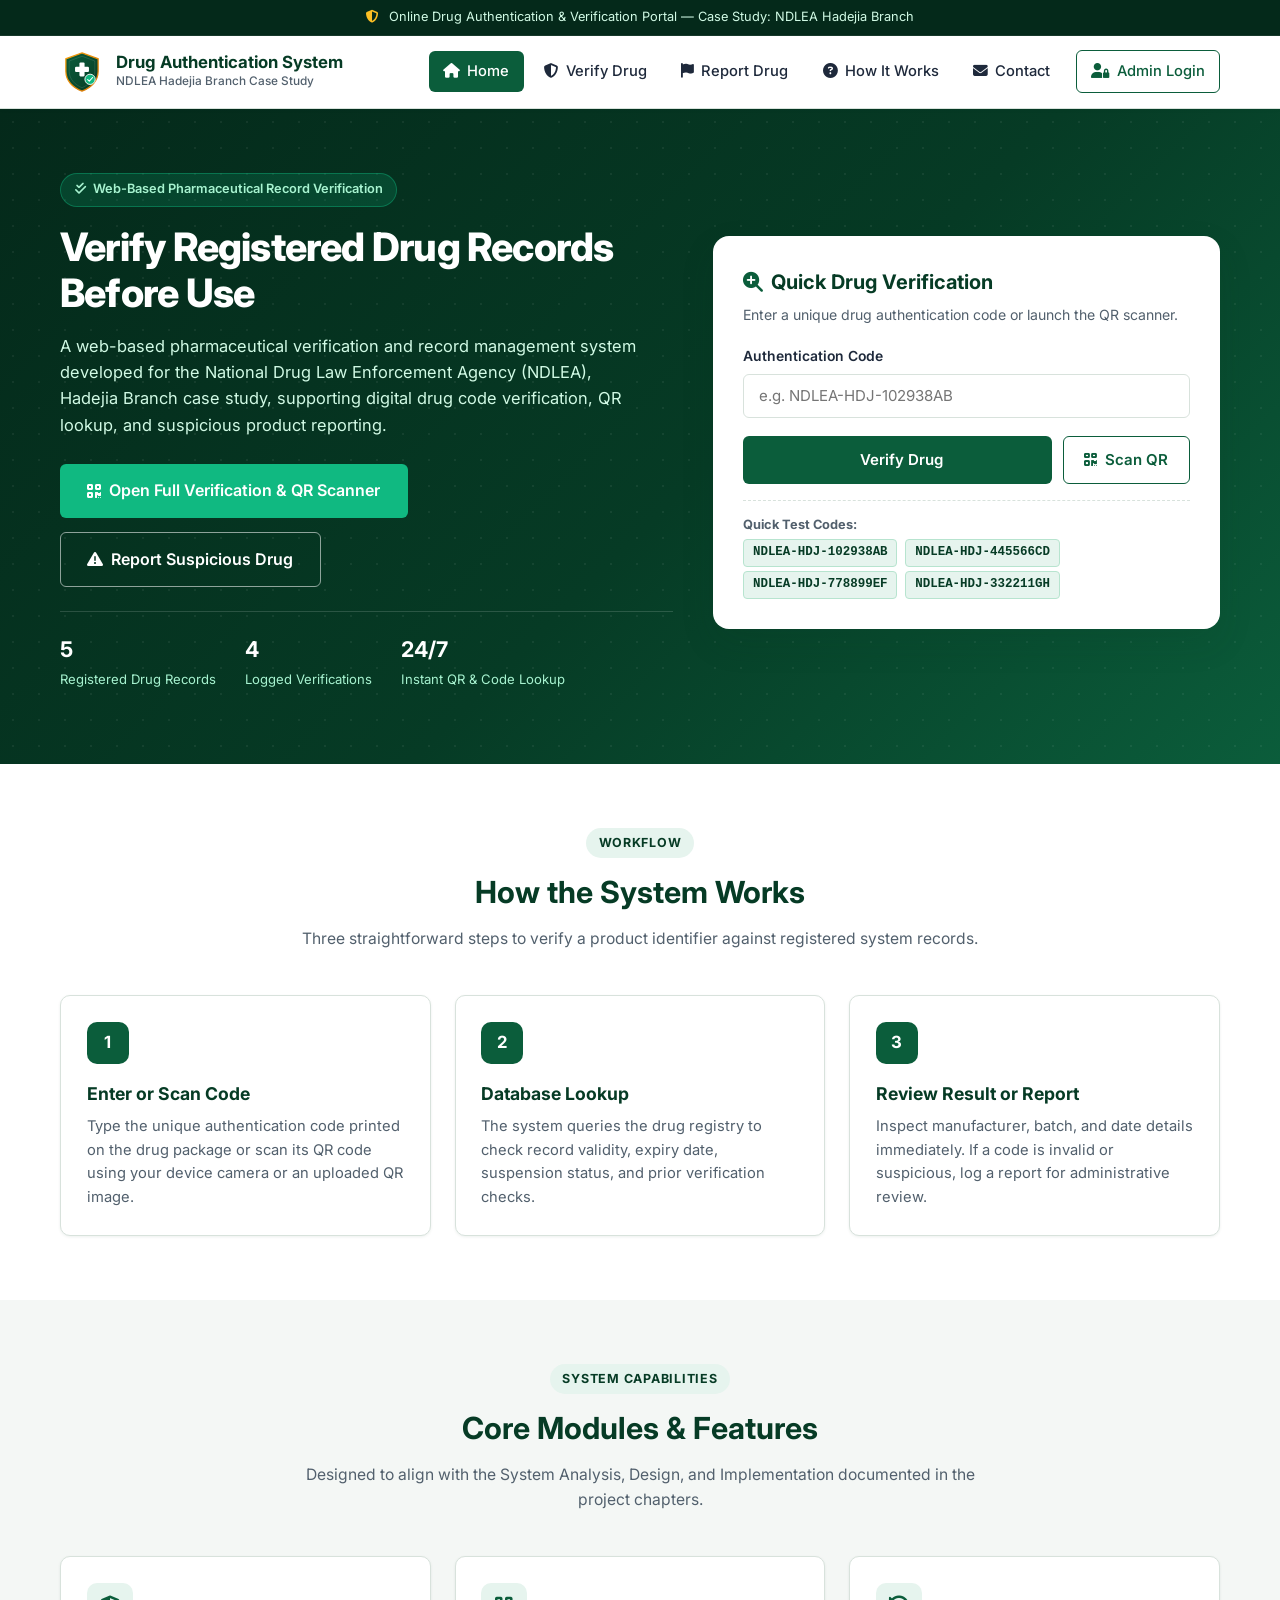
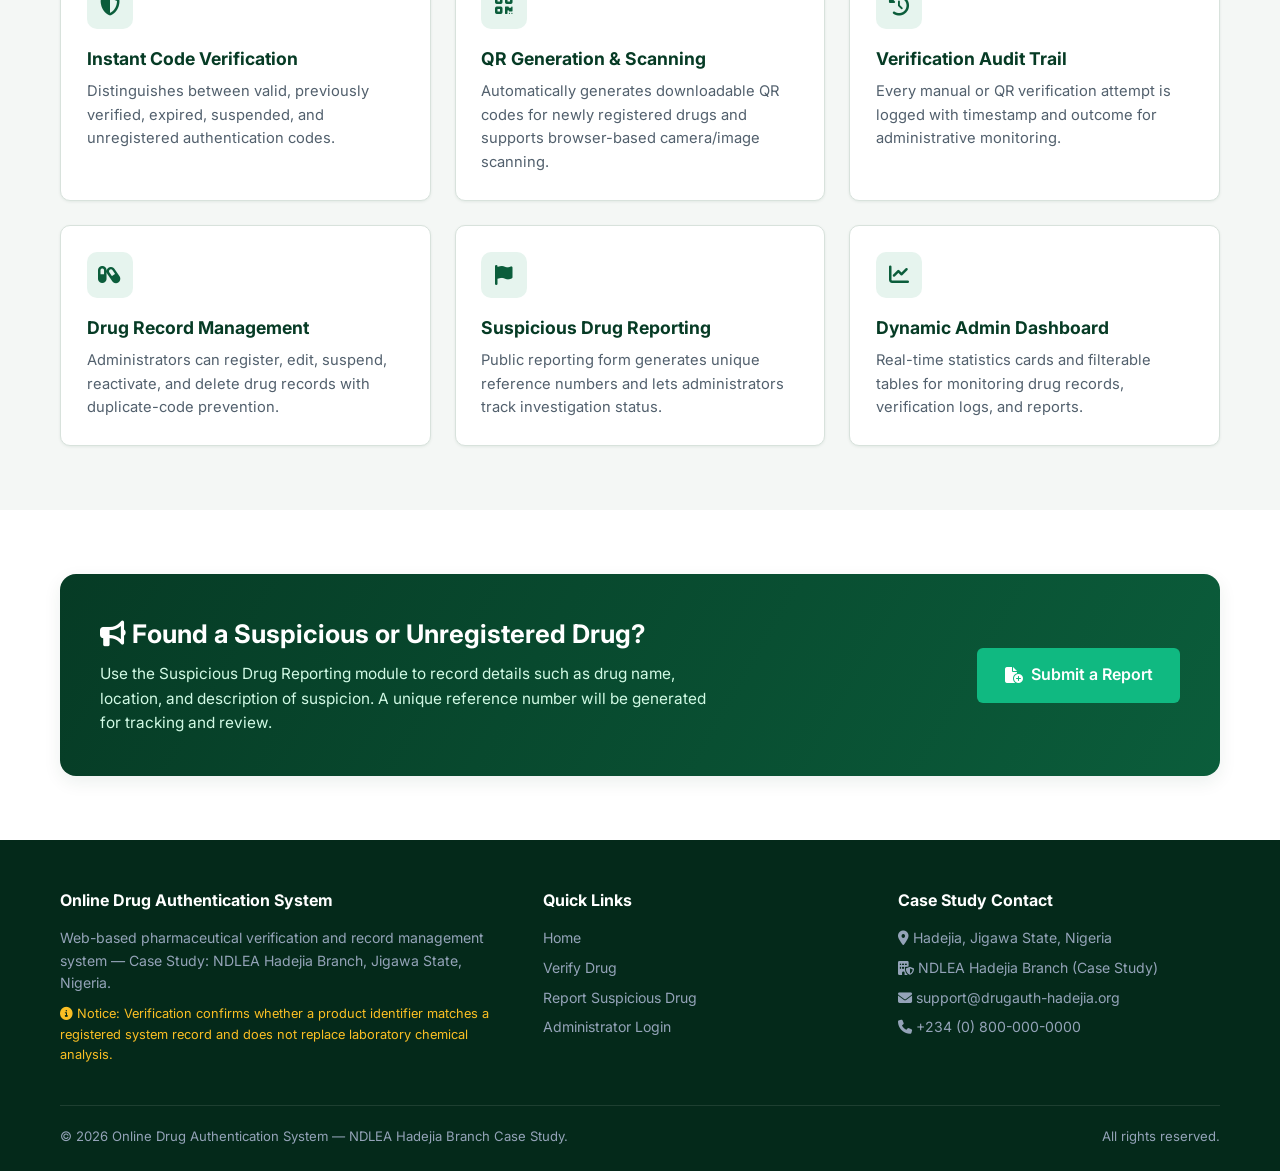
<file: index.html>
﻿<!DOCTYPE html>
<html lang="en">
<head>
  <meta charset="UTF-8">
  <meta name="viewport" content="width=device-width, initial-scale=1.0">
  <title>Online Drug Authentication System | NDLEA Hadejia Branch</title>
  <link rel="icon" type="image/svg+xml" href="emblem.svg">
  <link rel="preconnect" href="https://fonts.googleapis.com">
  <link rel="preconnect" href="https://fonts.gstatic.com" crossorigin>
  <link href="https://fonts.googleapis.com/css2?family=Inter:wght@400;500;600;700;800&display=swap" rel="stylesheet">
  <link rel="stylesheet" href="https://cdnjs.cloudflare.com/ajax/libs/font-awesome/6.5.1/css/all.min.css">
  <link rel="stylesheet" href="style.css">
</head>
<body>
  <!-- Top System Bar -->
  <div class="top-notice">
    <i class="fa-solid fa-shield-halved"></i>
    Online Drug Authentication &amp; Verification Portal &mdash; Case Study: NDLEA Hadejia Branch
  </div>

  <!-- Navigation -->
  <header class="navbar">
    <div class="container nav-inner">
      <a href="index.html" class="brand">
        <img src="emblem.svg" alt="System Emblem">
        <div class="brand-text">
          <span class="brand-title">Drug Authentication System</span>
          <span class="brand-subtitle">NDLEA Hadejia Branch Case Study</span>
        </div>
      </a>

      <button type="button" class="nav-toggle" id="nav-toggle" aria-label="Toggle Navigation">
        <i class="fa-solid fa-bars"></i>
      </button>

      <ul class="nav-links" id="nav-links">
        <li><a href="index.html" class="active"><i class="fa-solid fa-house"></i> Home</a></li>
        <li><a href="verify.html"><i class="fa-solid fa-shield-halved"></i> Verify Drug</a></li>
        <li><a href="report.html"><i class="fa-solid fa-flag"></i> Report Drug</a></li>
        <li><a href="#how-it-works"><i class="fa-solid fa-circle-question"></i> How It Works</a></li>
        <li><a href="#contact"><i class="fa-solid fa-envelope"></i> Contact</a></li>
        <li><a href="login.html" class="nav-admin-btn"><i class="fa-solid fa-user-lock"></i> Admin Login</a></li>
      </ul>
    </div>
  </header>

  <!-- Hero Section -->
  <section class="hero">
    <div class="container hero-grid">
      <div>
        <div class="hero-badge">
          <i class="fa-solid fa-check-double"></i>
          <span>Web-Based Pharmaceutical Record Verification</span>
        </div>
        <h1>Verify Registered Drug Records Before Use</h1>
        <p>
          A web-based pharmaceutical verification and record management system developed for the National Drug Law Enforcement Agency (NDLEA), Hadejia Branch case study, supporting digital drug code verification, QR lookup, and suspicious product reporting.
        </p>
        <div class="hero-actions">
          <a href="verify.html" class="btn btn-accent btn-lg">
            <i class="fa-solid fa-qrcode"></i> Open Full Verification &amp; QR Scanner
          </a>
          <a href="report.html" class="btn btn-outline-white btn-lg">
            <i class="fa-solid fa-triangle-exclamation"></i> Report Suspicious Drug
          </a>
        </div>
        <div class="hero-stats">
          <div class="hero-stat">
            <strong id="hero-stat-drugs">5</strong>
            <span>Registered Drug Records</span>
          </div>
          <div class="hero-stat">
            <strong id="hero-stat-verifications">4</strong>
            <span>Logged Verifications</span>
          </div>
          <div class="hero-stat">
            <strong>24/7</strong>
            <span>Instant QR &amp; Code Lookup</span>
          </div>
        </div>
      </div>

      <!-- Quick Drug Authentication Card -->
      <div class="hero-verify-card">
        <h2><i class="fa-solid fa-magnifying-glass-plus" style="color: var(--primary);"></i> Quick Drug Verification</h2>
        <p class="sub">Enter a unique drug authentication code or launch the QR scanner.</p>

        <form id="hero-verify-form">
          <div class="form-group">
            <label for="hero-auth-code">Authentication Code</label>
            <input
              type="text"
              id="hero-auth-code"
              class="form-control"
              placeholder="e.g. NDLEA-HDJ-102938AB"
              autocomplete="off"
              required
            >
          </div>
          <div style="display: flex; gap: 0.65rem; flex-wrap: wrap;">
            <button type="submit" class="btn btn-primary" style="flex: 1;">
              <i class="fa-solid fa-shield-check"></i> Verify Drug
            </button>
            <a href="verify.html#qr-scanner" class="btn btn-outline">
              <i class="fa-solid fa-qrcode"></i> Scan QR
            </a>
          </div>
        </form>

        <div class="sample-codes-hint">
          <strong>Quick Test Codes:</strong><br>
          <span class="code-chip" data-sample-code="NDLEA-HDJ-102938AB">NDLEA-HDJ-102938AB</span>
          <span class="code-chip" data-sample-code="NDLEA-HDJ-445566CD">NDLEA-HDJ-445566CD</span>
          <span class="code-chip" data-sample-code="NDLEA-HDJ-778899EF">NDLEA-HDJ-778899EF</span>
          <span class="code-chip" data-sample-code="NDLEA-HDJ-332211GH">NDLEA-HDJ-332211GH</span>
        </div>
      </div>
    </div>
  </section>

  <!-- How It Works Section -->
  <section class="section section-white" id="how-it-works">
    <div class="container">
      <div class="section-header">
        <span class="section-tag">Workflow</span>
        <h2>How the System Works</h2>
        <p>Three straightforward steps to verify a product identifier against registered system records.</p>
      </div>

      <div class="grid-3">
        <div class="card step-card">
          <div class="step-number">1</div>
          <h3>Enter or Scan Code</h3>
          <p>Type the unique authentication code printed on the drug package or scan its QR code using your device camera or an uploaded QR image.</p>
        </div>
        <div class="card step-card">
          <div class="step-number">2</div>
          <h3>Database Lookup</h3>
          <p>The system queries the drug registry to check record validity, expiry date, suspension status, and prior verification checks.</p>
        </div>
        <div class="card step-card">
          <div class="step-number">3</div>
          <h3>Review Result or Report</h3>
          <p>Inspect manufacturer, batch, and date details immediately. If a code is invalid or suspicious, log a report for administrative review.</p>
        </div>
      </div>
    </div>
  </section>

  <!-- Features Section -->
  <section class="section" id="features">
    <div class="container">
      <div class="section-header">
        <span class="section-tag">System Capabilities</span>
        <h2>Core Modules &amp; Features</h2>
        <p>Designed to align with the System Analysis, Design, and Implementation documented in the project chapters.</p>
      </div>

      <div class="grid-3">
        <div class="card feature-card">
          <div class="feature-icon"><i class="fa-solid fa-shield-halved"></i></div>
          <h3>Instant Code Verification</h3>
          <p>Distinguishes between valid, previously verified, expired, suspended, and unregistered authentication codes.</p>
        </div>
        <div class="card feature-card">
          <div class="feature-icon"><i class="fa-solid fa-qrcode"></i></div>
          <h3>QR Generation &amp; Scanning</h3>
          <p>Automatically generates downloadable QR codes for newly registered drugs and supports browser-based camera/image scanning.</p>
        </div>
        <div class="card feature-card">
          <div class="feature-icon"><i class="fa-solid fa-clock-rotate-left"></i></div>
          <h3>Verification Audit Trail</h3>
          <p>Every manual or QR verification attempt is logged with timestamp and outcome for administrative monitoring.</p>
        </div>
        <div class="card feature-card">
          <div class="feature-icon"><i class="fa-solid fa-capsules"></i></div>
          <h3>Drug Record Management</h3>
          <p>Administrators can register, edit, suspend, reactivate, and delete drug records with duplicate-code prevention.</p>
        </div>
        <div class="card feature-card">
          <div class="feature-icon"><i class="fa-solid fa-flag"></i></div>
          <h3>Suspicious Drug Reporting</h3>
          <p>Public reporting form generates unique reference numbers and lets administrators track investigation status.</p>
        </div>
        <div class="card feature-card">
          <div class="feature-icon"><i class="fa-solid fa-chart-line"></i></div>
          <h3>Dynamic Admin Dashboard</h3>
          <p>Real-time statistics cards and filterable tables for monitoring drug records, verification logs, and reports.</p>
        </div>
      </div>
    </div>
  </section>

  <!-- Suspicious Drug Reporting Section -->
  <section class="section section-white" id="report-section">
    <div class="container">
      <div class="report-banner">
        <div>
          <h2><i class="fa-solid fa-bullhorn"></i> Found a Suspicious or Unregistered Drug?</h2>
          <p>
            Use the Suspicious Drug Reporting module to record details such as drug name, location, and description of suspicion. A unique reference number will be generated for tracking and review.
          </p>
        </div>
        <a href="report.html" class="btn btn-accent btn-lg" style="white-space: nowrap;">
          <i class="fa-solid fa-file-circle-plus"></i> Submit a Report
        </a>
      </div>
    </div>
  </section>

  <!-- Contact & Footer -->
  <footer class="footer" id="contact">
    <div class="container">
      <div class="footer-grid">
        <div>
          <h4>Online Drug Authentication System</h4>
          <p>
            Web-based pharmaceutical verification and record management system &mdash; Case Study: NDLEA Hadejia Branch, Jigawa State, Nigeria.
          </p>
          <p style="font-size: 0.8rem; color: #fbbf24; margin-top: 0.6rem;">
            <i class="fa-solid fa-circle-info"></i> Notice: Verification confirms whether a product identifier matches a registered system record and does not replace laboratory chemical analysis.
          </p>
        </div>

        <div>
          <h4>Quick Links</h4>
          <ul>
            <li><a href="index.html">Home</a></li>
            <li><a href="verify.html">Verify Drug</a></li>
            <li><a href="report.html">Report Suspicious Drug</a></li>
            <li><a href="login.html">Administrator Login</a></li>
          </ul>
        </div>

        <div>
          <h4>Case Study Contact</h4>
          <ul>
            <li><i class="fa-solid fa-location-dot"></i> Hadejia, Jigawa State, Nigeria</li>
            <li><i class="fa-solid fa-building-shield"></i> NDLEA Hadejia Branch (Case Study)</li>
            <li><i class="fa-solid fa-envelope"></i> support@drugauth-hadejia.org</li>
            <li><i class="fa-solid fa-phone"></i> +234 (0) 800-000-0000</li>
          </ul>
        </div>
      </div>

      <div class="footer-bottom">
        <span>&copy; 2026 Online Drug Authentication System &mdash; NDLEA Hadejia Branch Case Study.</span>
        <span>All rights reserved.</span>
      </div>
    </div>
  </footer>

  <script src="storage.js"></script>
  <script src="main.js"></script>
</body>
</html>
</file>
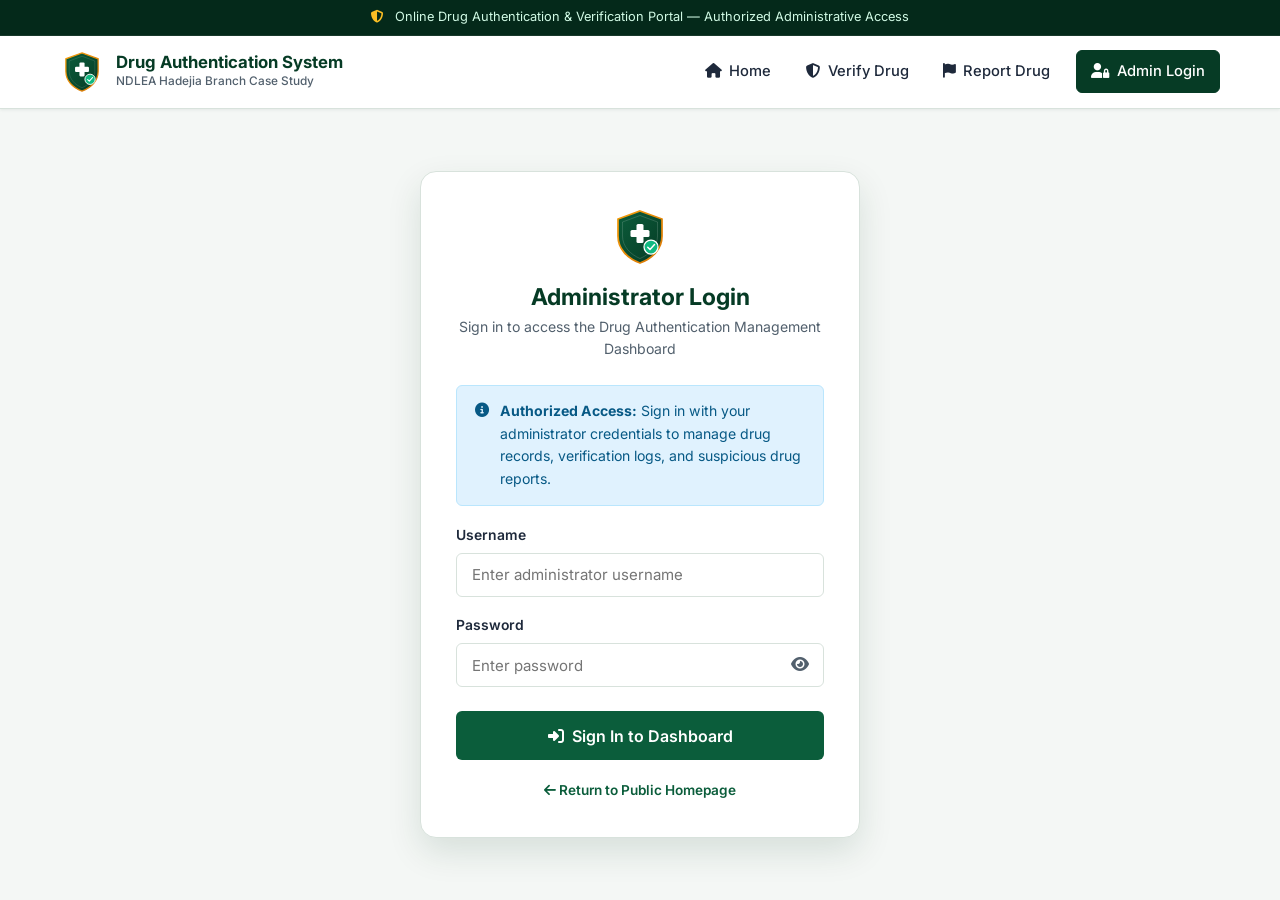
<file: login.html>
﻿<!DOCTYPE html>
<html lang="en">
<head>
  <meta charset="UTF-8">
  <meta name="viewport" content="width=device-width, initial-scale=1.0">
  <title>Administrator Login | Online Drug Authentication System</title>
  <link rel="icon" type="image/svg+xml" href="emblem.svg">
  <link rel="preconnect" href="https://fonts.googleapis.com">
  <link rel="preconnect" href="https://fonts.gstatic.com" crossorigin>
  <link href="https://fonts.googleapis.com/css2?family=Inter:wght@400;500;600;700;800&display=swap" rel="stylesheet">
  <link rel="stylesheet" href="https://cdnjs.cloudflare.com/ajax/libs/font-awesome/6.5.1/css/all.min.css">
  <link rel="stylesheet" href="style.css">
</head>
<body>
  <div class="top-notice">
    <i class="fa-solid fa-shield-halved"></i>
    Online Drug Authentication &amp; Verification Portal &mdash; Authorized Administrative Access
  </div>

  <header class="navbar">
    <div class="container nav-inner">
      <a href="index.html" class="brand">
        <img src="emblem.svg" alt="System Emblem">
        <div class="brand-text">
          <span class="brand-title">Drug Authentication System</span>
          <span class="brand-subtitle">NDLEA Hadejia Branch Case Study</span>
        </div>
      </a>

      <button type="button" class="nav-toggle" id="nav-toggle" aria-label="Toggle Navigation">
        <i class="fa-solid fa-bars"></i>
      </button>

      <ul class="nav-links" id="nav-links">
        <li><a href="index.html"><i class="fa-solid fa-house"></i> Home</a></li>
        <li><a href="verify.html"><i class="fa-solid fa-shield-halved"></i> Verify Drug</a></li>
        <li><a href="report.html"><i class="fa-solid fa-flag"></i> Report Drug</a></li>
        <li><a href="login.html" class="nav-admin-btn active"><i class="fa-solid fa-user-lock"></i> Admin Login</a></li>
      </ul>
    </div>
  </header>

  <main class="login-wrapper">
    <div class="login-card">
      <div class="login-header">
        <img src="emblem.svg" alt="System Emblem">
        <h1>Administrator Login</h1>
        <p>Sign in to access the Drug Authentication Management Dashboard</p>
      </div>

      <div class="alert alert-info">
        <i class="fa-solid fa-circle-info"></i>
        <div>
          <strong>Authorized Access:</strong> Sign in with your administrator credentials to manage drug records, verification logs, and suspicious drug reports.
        </div>
      </div>

      <div id="login-error" class="alert alert-danger" style="display: none;">
        <i class="fa-solid fa-circle-exclamation"></i>
        <span>Invalid credentials.</span>
      </div>

      <form id="admin-login-form">
        <div class="form-group">
          <label for="login-username">Username</label>
          <input
            type="text"
            id="login-username"
            class="form-control"
            placeholder="Enter administrator username"
            autocomplete="username"
            required
          >
        </div>

        <div class="form-group">
          <label for="login-password">Password</label>
          <div class="input-with-icon">
            <input
              type="password"
              id="login-password"
              class="form-control"
              placeholder="Enter password"
              autocomplete="current-password"
              required
            >
            <button
              type="button"
              class="input-icon-btn"
              id="toggle-password-btn"
              aria-label="Show password"
            >
              <i class="fa-solid fa-eye"></i>
            </button>
          </div>
        </div>

        <button type="submit" class="btn btn-primary btn-lg" style="width: 100%; margin-top: 0.4rem;">
          <i class="fa-solid fa-right-to-bracket"></i> Sign In to Dashboard
        </button>
      </form>

      <div style="text-align: center; margin-top: 1.25rem; font-size: 0.85rem; color: var(--text-muted);">
        <a href="index.html" style="color: var(--primary); font-weight: 600;">
          <i class="fa-solid fa-arrow-left"></i> Return to Public Homepage
        </a>
      </div>
    </div>
  </main>

  <script src="storage.js"></script>
  <script src="main.js"></script>
  <script src="auth.js"></script>
</body>
</html>
</file>
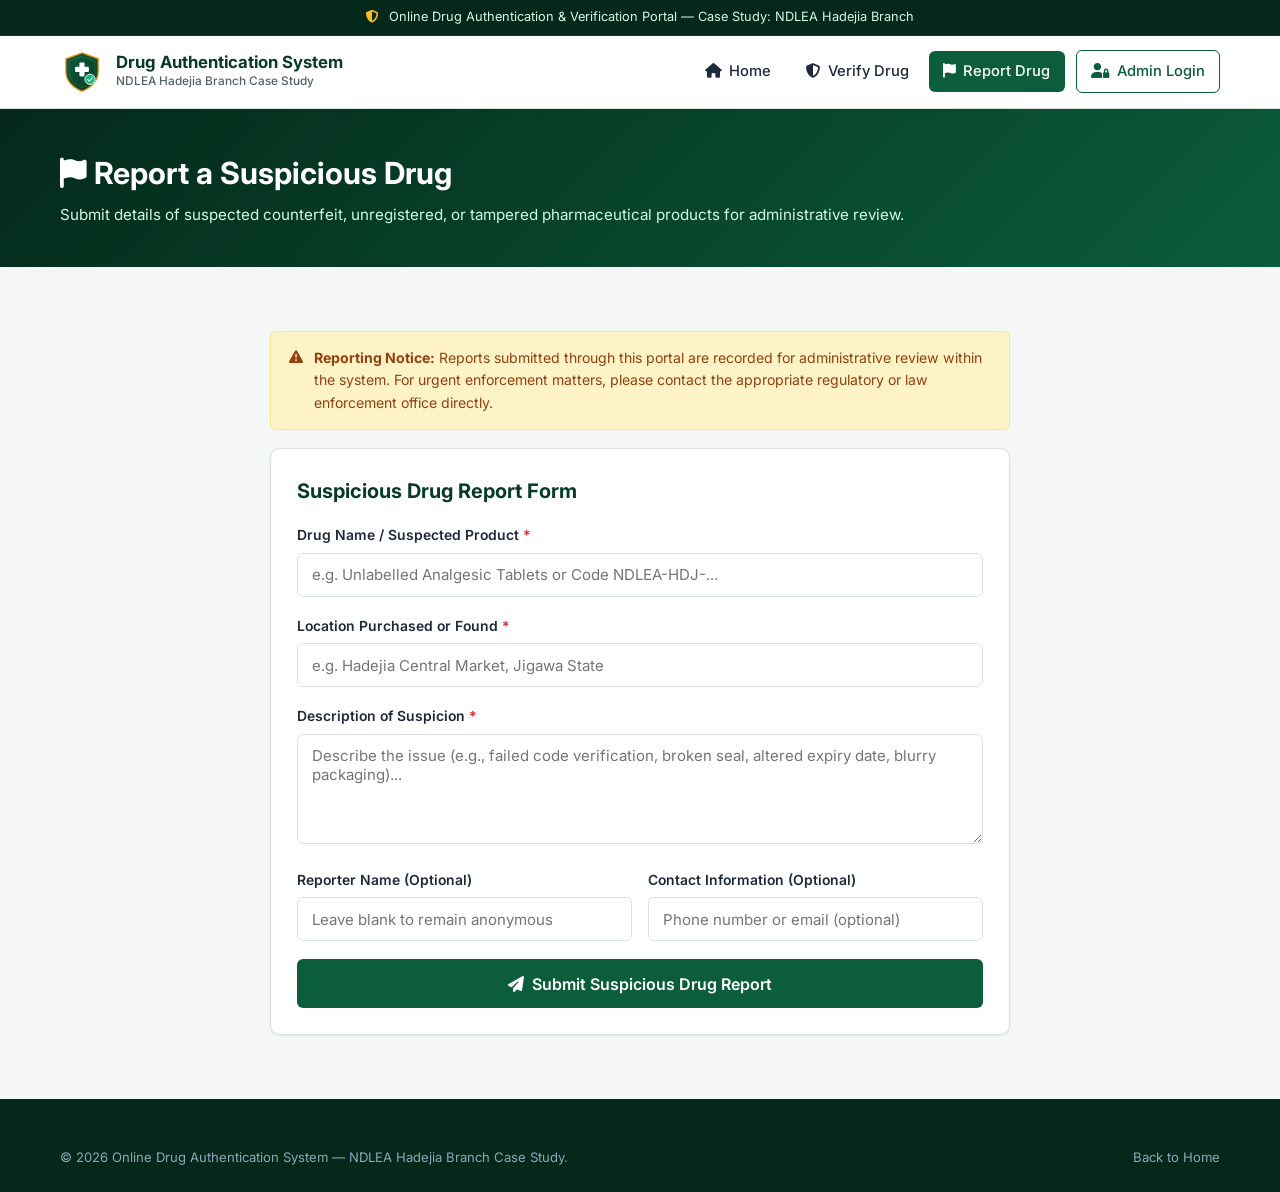
<file: report.html>
﻿<!DOCTYPE html>
<html lang="en">
<head>
  <meta charset="UTF-8">
  <meta name="viewport" content="width=device-width, initial-scale=1.0">
  <title>Report Suspicious Drug | Online Drug Authentication System</title>
  <link rel="icon" type="image/svg+xml" href="emblem.svg">
  <link rel="preconnect" href="https://fonts.googleapis.com">
  <link rel="preconnect" href="https://fonts.gstatic.com" crossorigin>
  <link href="https://fonts.googleapis.com/css2?family=Inter:wght@400;500;600;700;800&display=swap" rel="stylesheet">
  <link rel="stylesheet" href="https://cdnjs.cloudflare.com/ajax/libs/font-awesome/6.5.1/css/all.min.css">
  <link rel="stylesheet" href="style.css">
</head>
<body>
  <div class="top-notice">
    <i class="fa-solid fa-shield-halved"></i>
    Online Drug Authentication &amp; Verification Portal &mdash; Case Study: NDLEA Hadejia Branch
  </div>

  <header class="navbar">
    <div class="container nav-inner">
      <a href="index.html" class="brand">
        <img src="emblem.svg" alt="System Emblem">
        <div class="brand-text">
          <span class="brand-title">Drug Authentication System</span>
          <span class="brand-subtitle">NDLEA Hadejia Branch Case Study</span>
        </div>
      </a>

      <button type="button" class="nav-toggle" id="nav-toggle" aria-label="Toggle Navigation">
        <i class="fa-solid fa-bars"></i>
      </button>

      <ul class="nav-links" id="nav-links">
        <li><a href="index.html"><i class="fa-solid fa-house"></i> Home</a></li>
        <li><a href="verify.html"><i class="fa-solid fa-shield-halved"></i> Verify Drug</a></li>
        <li><a href="report.html" class="active"><i class="fa-solid fa-flag"></i> Report Drug</a></li>
        <li><a href="login.html" class="nav-admin-btn"><i class="fa-solid fa-user-lock"></i> Admin Login</a></li>
      </ul>
    </div>
  </header>

  <section class="page-header">
    <div class="container">
      <h1><i class="fa-solid fa-flag"></i> Report a Suspicious Drug</h1>
      <p>Submit details of suspected counterfeit, unregistered, or tampered pharmaceutical products for administrative review.</p>
    </div>
  </section>

  <main class="section" style="flex: 1;">
    <div class="container" style="max-width: 780px;">
      <div class="alert alert-warning">
        <i class="fa-solid fa-triangle-exclamation"></i>
        <div>
          <strong>Reporting Notice:</strong> Reports submitted through this portal are recorded for administrative review within the system. For urgent enforcement matters, please contact the appropriate regulatory or law enforcement office directly.
        </div>
      </div>

      <div id="report-success-box" class="alert alert-success" style="display: none;">
        <i class="fa-solid fa-circle-check"></i>
        <div>
          <strong>Suspicious Drug Report Recorded!</strong><br>
          Your generated reference number is <strong id="generated-report-ref" style="font-family: monospace;"></strong>. An administrator can review and update its status in the dashboard.
        </div>
      </div>

      <div class="card">
        <h2 style="font-size: 1.25rem; color: var(--primary-dark); margin-bottom: 1.1rem;">
          Suspicious Drug Report Form
        </h2>

        <form id="public-report-form">
          <div class="form-group">
            <label for="report-drug-name">Drug Name / Suspected Product <span style="color: var(--danger);">*</span></label>
            <input
              type="text"
              id="report-drug-name"
              class="form-control"
              placeholder="e.g. Unlabelled Analgesic Tablets or Code NDLEA-HDJ-..."
              required
            >
          </div>

          <div class="form-group">
            <label for="report-location">Location Purchased or Found <span style="color: var(--danger);">*</span></label>
            <input
              type="text"
              id="report-location"
              class="form-control"
              placeholder="e.g. Hadejia Central Market, Jigawa State"
              required
            >
          </div>

          <div class="form-group">
            <label for="report-description">Description of Suspicion <span style="color: var(--danger);">*</span></label>
            <textarea
              id="report-description"
              class="form-control"
              placeholder="Describe the issue (e.g., failed code verification, broken seal, altered expiry date, blurry packaging)..."
              required
            ></textarea>
          </div>

          <div class="form-row">
            <div class="form-group">
              <label for="report-reporter-name">Reporter Name (Optional)</label>
              <input
                type="text"
                id="report-reporter-name"
                class="form-control"
                placeholder="Leave blank to remain anonymous"
              >
            </div>
            <div class="form-group">
              <label for="report-contact">Contact Information (Optional)</label>
              <input
                type="text"
                id="report-contact"
                class="form-control"
                placeholder="Phone number or email (optional)"
              >
            </div>
          </div>

          <button type="submit" class="btn btn-primary btn-lg" style="width: 100%;">
            <i class="fa-solid fa-paper-plane"></i> Submit Suspicious Drug Report
          </button>
        </form>
      </div>
    </div>
  </main>

  <footer class="footer">
    <div class="container">
      <div class="footer-bottom" style="padding-top: 0;">
        <span>&copy; 2026 Online Drug Authentication System &mdash; NDLEA Hadejia Branch Case Study.</span>
        <span><a href="index.html">Back to Home</a></span>
      </div>
    </div>
  </footer>

  <script src="storage.js"></script>
  <script src="main.js"></script>
  <script src="reports.js"></script>
</body>
</html>
</file>
<file: style.css>
/* ==========================================================================
   Online Drug Authentication System - NDLEA Hadejia Branch (Academic Prototype)
   Main Stylesheet (Public Pages & Shared Components)
   ========================================================================== */

:root {
  --primary: #0b5d3b;
  --primary-dark: #063b25;
  --primary-darker: #04291a;
  --primary-light: #e6f4ee;
  --accent: #10b981;
  --accent-hover: #059669;
  --gold: #d97706;
  --gold-light: #fef3c7;

  --bg-body: #f4f7f5;
  --bg-white: #ffffff;
  --bg-muted: #eef3f0;

  --text-main: #1e293b;
  --text-muted: #52606d;
  --text-light: #94a3b8;

  --border: #d8e2dc;
  --border-light: #e9efec;

  --success: #059669;
  --success-bg: #d1fae5;
  --warning: #d97706;
  --warning-bg: #fef3c7;
  --danger: #dc2626;
  --danger-bg: #fee2e2;
  --info: #0284c7;
  --info-bg: #e0f2fe;

  --shadow-sm: 0 1px 3px rgba(6, 59, 37, 0.08);
  --shadow-md: 0 6px 18px rgba(6, 59, 37, 0.08);
  --shadow-lg: 0 14px 34px rgba(6, 59, 37, 0.12);

  --radius-sm: 6px;
  --radius-md: 10px;
  --radius-lg: 16px;
  --transition: all 0.22s ease;
}

*,
*::before,
*::after {
  box-sizing: border-box;
  margin: 0;
  padding: 0;
}

html {
  scroll-behavior: smooth;
}

body {
  font-family: "Inter", -apple-system, BlinkMacSystemFont, "Segoe UI", Roboto, sans-serif;
  background-color: var(--bg-body);
  color: var(--text-main);
  line-height: 1.6;
  min-height: 100vh;
  display: flex;
  flex-direction: column;
}

a {
  color: inherit;
  text-decoration: none;
}

img {
  max-width: 100%;
  display: block;
}

.container {
  width: 100%;
  max-width: 1200px;
  margin: 0 auto;
  padding: 0 1.25rem;
}

/* ==========================================================================
   Top Prototype Notice Bar
   ========================================================================== */
.top-notice {
  background: var(--primary-darker);
  color: #d1fae5;
  font-size: 0.8rem;
  padding: 0.45rem 1rem;
  text-align: center;
  border-bottom: 1px solid rgba(255, 255, 255, 0.08);
}

.top-notice i {
  color: #fbbf24;
  margin-right: 0.4rem;
}

/* ==========================================================================
   Navigation Bar
   ========================================================================== */
.navbar {
  background: var(--bg-white);
  border-bottom: 1px solid var(--border);
  position: sticky;
  top: 0;
  z-index: 1000;
  box-shadow: var(--shadow-sm);
}

.nav-inner {
  display: flex;
  align-items: center;
  justify-content: space-between;
  height: 72px;
  gap: 1rem;
}

.brand {
  display: flex;
  align-items: center;
  gap: 0.75rem;
}

.brand img {
  width: 44px;
  height: 44px;
  flex-shrink: 0;
}

.brand-text {
  display: flex;
  flex-direction: column;
}

.brand-title {
  font-size: 1.05rem;
  font-weight: 700;
  color: var(--primary-dark);
  line-height: 1.2;
}

.brand-subtitle {
  font-size: 0.74rem;
  color: var(--text-muted);
  font-weight: 500;
}

.nav-links {
  display: flex;
  align-items: center;
  gap: 0.35rem;
  list-style: none;
}

.nav-links a {
  padding: 0.55rem 0.9rem;
  border-radius: var(--radius-sm);
  font-size: 0.92rem;
  font-weight: 500;
  color: var(--text-main);
  transition: var(--transition);
  display: inline-flex;
  align-items: center;
  gap: 0.45rem;
}

.nav-links a:hover {
  background: var(--primary-light);
  color: var(--primary-dark);
}

.nav-links a.active {
  background: var(--primary);
  color: #ffffff;
}

.nav-links a.nav-admin-btn {
  border: 1px solid var(--primary);
  color: var(--primary);
  margin-left: 0.35rem;
}

.nav-links a.nav-admin-btn:hover,
.nav-links a.nav-admin-btn.active {
  background: var(--primary-dark);
  color: #ffffff;
  border-color: var(--primary-dark);
}

.nav-toggle {
  display: none;
  background: none;
  border: 1px solid var(--border);
  border-radius: var(--radius-sm);
  padding: 0.5rem 0.7rem;
  font-size: 1.15rem;
  color: var(--primary-dark);
  cursor: pointer;
}

/* ==========================================================================
   Buttons
   ========================================================================== */
.btn {
  display: inline-flex;
  align-items: center;
  justify-content: center;
  gap: 0.5rem;
  padding: 0.7rem 1.3rem;
  border-radius: var(--radius-sm);
  font-size: 0.94rem;
  font-weight: 600;
  border: 1px solid transparent;
  cursor: pointer;
  transition: var(--transition);
  font-family: inherit;
}

.btn:disabled {
  opacity: 0.6;
  cursor: not-allowed;
}

.btn-primary {
  background: var(--primary);
  color: #ffffff;
}

.btn-primary:hover:not(:disabled) {
  background: var(--primary-dark);
  transform: translateY(-1px);
  box-shadow: var(--shadow-sm);
}

.btn-accent {
  background: var(--accent);
  color: #ffffff;
}

.btn-accent:hover:not(:disabled) {
  background: var(--accent-hover);
}

.btn-outline {
  background: transparent;
  border-color: var(--primary);
  color: var(--primary);
}

.btn-outline:hover:not(:disabled) {
  background: var(--primary-light);
}

.btn-outline-white {
  background: transparent;
  border-color: rgba(255, 255, 255, 0.55);
  color: #ffffff;
}

.btn-outline-white:hover:not(:disabled) {
  background: rgba(255, 255, 255, 0.12);
  border-color: #ffffff;
}

.btn-danger {
  background: var(--danger);
  color: #ffffff;
}

.btn-danger:hover:not(:disabled) {
  background: #b91c1c;
}

.btn-warning {
  background: var(--warning);
  color: #ffffff;
}

.btn-warning:hover:not(:disabled) {
  background: #b45309;
}

.btn-secondary {
  background: var(--bg-muted);
  color: var(--text-main);
  border-color: var(--border);
}

.btn-secondary:hover:not(:disabled) {
  background: #e2ebe6;
}

.btn-sm {
  padding: 0.42rem 0.8rem;
  font-size: 0.82rem;
}

.btn-lg {
  padding: 0.85rem 1.65rem;
  font-size: 1rem;
}

/* ==========================================================================
   Hero Section
   ========================================================================== */
.hero {
  background: linear-gradient(135deg, var(--primary-darker) 0%, var(--primary-dark) 55%, var(--primary) 100%);
  color: #ffffff;
  padding: 4rem 0 4.5rem;
  position: relative;
  overflow: hidden;
}

.hero::after {
  content: "";
  position: absolute;
  inset: 0;
  background-image: radial-gradient(rgba(255, 255, 255, 0.06) 1px, transparent 1px);
  background-size: 26px 26px;
  pointer-events: none;
}

.hero-grid {
  position: relative;
  z-index: 1;
  display: grid;
  grid-template-columns: 1.15fr 0.95fr;
  gap: 2.5rem;
  align-items: center;
}

.hero-badge {
  display: inline-flex;
  align-items: center;
  gap: 0.45rem;
  background: rgba(16, 185, 129, 0.18);
  border: 1px solid rgba(16, 185, 129, 0.4);
  color: #a7f3d0;
  padding: 0.35rem 0.85rem;
  border-radius: 999px;
  font-size: 0.8rem;
  font-weight: 600;
  margin-bottom: 1.1rem;
}

.hero h1 {
  font-size: 2.45rem;
  line-height: 1.18;
  font-weight: 800;
  margin-bottom: 1rem;
  letter-spacing: -0.02em;
}

.hero p {
  font-size: 1.03rem;
  color: #d1fae5;
  margin-bottom: 1.6rem;
  max-width: 580px;
}

.hero-actions {
  display: flex;
  flex-wrap: wrap;
  gap: 0.85rem;
  margin-bottom: 1.5rem;
}

.hero-stats {
  display: flex;
  flex-wrap: wrap;
  gap: 1.8rem;
  padding-top: 1.25rem;
  border-top: 1px solid rgba(255, 255, 255, 0.15);
}

.hero-stat strong {
  display: block;
  font-size: 1.35rem;
  color: #ffffff;
}

.hero-stat span {
  font-size: 0.82rem;
  color: #a7f3d0;
}

/* Quick Verify Card in Hero */
.hero-verify-card {
  background: var(--bg-white);
  color: var(--text-main);
  border-radius: var(--radius-lg);
  padding: 1.8rem;
  box-shadow: var(--shadow-lg);
  border: 1px solid rgba(255, 255, 255, 0.2);
}

.hero-verify-card h2 {
  font-size: 1.25rem;
  color: var(--primary-dark);
  margin-bottom: 0.35rem;
  display: flex;
  align-items: center;
  gap: 0.5rem;
}

.hero-verify-card .sub {
  font-size: 0.88rem;
  color: var(--text-muted);
  margin-bottom: 1.2rem;
}

.sample-codes-hint {
  margin-top: 1rem;
  padding-top: 0.9rem;
  border-top: 1px dashed var(--border);
  font-size: 0.8rem;
  color: var(--text-muted);
}

.code-chip {
  display: inline-block;
  background: var(--primary-light);
  color: var(--primary-dark);
  padding: 0.2rem 0.55rem;
  border-radius: 4px;
  font-family: ui-monospace, SFMono-Regular, Menlo, monospace;
  font-size: 0.78rem;
  font-weight: 600;
  margin: 0.2rem 0.25rem 0 0;
  cursor: pointer;
  border: 1px solid #b7e4cf;
  transition: var(--transition);
}

.code-chip:hover {
  background: var(--primary);
  color: #ffffff;
}

/* ==========================================================================
   Sections & Cards
   ========================================================================== */
.section {
  padding: 4rem 0;
}

.section-white {
  background: var(--bg-white);
}

.section-header {
  text-align: center;
  max-width: 680px;
  margin: 0 auto 2.75rem;
}

.section-tag {
  display: inline-block;
  background: var(--primary-light);
  color: var(--primary-dark);
  font-size: 0.78rem;
  font-weight: 700;
  text-transform: uppercase;
  letter-spacing: 0.06em;
  padding: 0.3rem 0.8rem;
  border-radius: 999px;
  margin-bottom: 0.65rem;
}

.section-header h2 {
  font-size: 1.9rem;
  color: var(--primary-dark);
  margin-bottom: 0.6rem;
}

.section-header p {
  color: var(--text-muted);
  font-size: 0.98rem;
}

.grid-3 {
  display: grid;
  grid-template-columns: repeat(3, 1fr);
  gap: 1.5rem;
}

.grid-2 {
  display: grid;
  grid-template-columns: repeat(2, 1fr);
  gap: 1.5rem;
}

.card {
  background: var(--bg-white);
  border: 1px solid var(--border);
  border-radius: var(--radius-md);
  padding: 1.6rem;
  box-shadow: var(--shadow-sm);
  transition: var(--transition);
}

.card:hover {
  box-shadow: var(--shadow-md);
}

.step-card {
  position: relative;
  text-align: left;
}

.step-number {
  width: 42px;
  height: 42px;
  border-radius: 10px;
  background: var(--primary);
  color: #ffffff;
  display: inline-flex;
  align-items: center;
  justify-content: center;
  font-weight: 700;
  font-size: 1.05rem;
  margin-bottom: 1rem;
}

.step-card h3,
.feature-card h3 {
  font-size: 1.1rem;
  color: var(--primary-dark);
  margin-bottom: 0.45rem;
}

.step-card p,
.feature-card p {
  font-size: 0.92rem;
  color: var(--text-muted);
}

.feature-icon {
  width: 46px;
  height: 46px;
  border-radius: 10px;
  background: var(--primary-light);
  color: var(--primary);
  display: inline-flex;
  align-items: center;
  justify-content: center;
  font-size: 1.25rem;
  margin-bottom: 1rem;
}

/* Report CTA Banner */
.report-banner {
  background: linear-gradient(120deg, var(--primary-dark), var(--primary));
  color: #ffffff;
  border-radius: var(--radius-lg);
  padding: 2.5rem;
  display: flex;
  align-items: center;
  justify-content: space-between;
  gap: 2rem;
  box-shadow: var(--shadow-md);
}

.report-banner h2 {
  font-size: 1.6rem;
  margin-bottom: 0.45rem;
}

.report-banner p {
  color: #d1fae5;
  max-width: 620px;
  font-size: 0.96rem;
}

/* ==========================================================================
   Forms & Inputs
   ========================================================================== */
.form-group {
  margin-bottom: 1.1rem;
}

.form-group label {
  display: block;
  font-size: 0.87rem;
  font-weight: 600;
  color: var(--text-main);
  margin-bottom: 0.4rem;
}

.form-control {
  width: 100%;
  padding: 0.72rem 0.9rem;
  border: 1px solid var(--border);
  border-radius: var(--radius-sm);
  font-size: 0.94rem;
  font-family: inherit;
  color: var(--text-main);
  background: var(--bg-white);
  transition: var(--transition);
}

.form-control:focus {
  outline: none;
  border-color: var(--primary);
  box-shadow: 0 0 0 3px rgba(11, 93, 59, 0.14);
}

textarea.form-control {
  min-height: 110px;
  resize: vertical;
}

.input-with-icon {
  position: relative;
}

.input-with-icon .form-control {
  padding-right: 2.75rem;
}

.input-icon-btn {
  position: absolute;
  right: 0.65rem;
  top: 50%;
  transform: translateY(-50%);
  background: none;
  border: none;
  color: var(--text-muted);
  cursor: pointer;
  padding: 0.25rem;
  font-size: 1rem;
}

.input-icon-btn:hover {
  color: var(--primary);
}

.form-row {
  display: grid;
  grid-template-columns: repeat(2, 1fr);
  gap: 1rem;
}

/* ==========================================================================
   Alerts & Disclaimers
   ========================================================================== */
.alert {
  padding: 0.9rem 1.1rem;
  border-radius: var(--radius-sm);
  font-size: 0.88rem;
  display: flex;
  align-items: flex-start;
  gap: 0.7rem;
  margin-bottom: 1.15rem;
  border: 1px solid transparent;
}

.alert i {
  margin-top: 0.18rem;
  flex-shrink: 0;
}

.alert-info {
  background: var(--info-bg);
  color: #075985;
  border-color: #bae6fd;
}

.alert-warning {
  background: var(--warning-bg);
  color: #92400e;
  border-color: #fde68a;
}

.alert-success {
  background: var(--success-bg);
  color: #065f46;
  border-color: #a7f3d0;
}

.alert-danger {
  background: var(--danger-bg);
  color: #991b1b;
  border-color: #fecaca;
}

/* ==========================================================================
   Verification Result Card & QR Scanner
   ========================================================================== */
.page-header {
  background: linear-gradient(135deg, var(--primary-darker), var(--primary));
  color: #ffffff;
  padding: 2.5rem 0;
}

.page-header h1 {
  font-size: 1.9rem;
  margin-bottom: 0.35rem;
}

.page-header p {
  color: #d1fae5;
  font-size: 0.95rem;
}

.verify-layout {
  display: grid;
  grid-template-columns: 1fr 1.15fr;
  gap: 1.8rem;
  align-items: start;
}

.qr-scanner-box {
  margin-top: 1.25rem;
  padding: 1rem;
  border: 2px dashed var(--border);
  border-radius: var(--radius-md);
  background: var(--bg-body);
  text-align: center;
}

#qr-reader {
  width: 100%;
  max-width: 360px;
  margin: 0.75rem auto 0;
  border-radius: var(--radius-sm);
  overflow: hidden;
}

.result-card {
  background: var(--bg-white);
  border: 1px solid var(--border);
  border-radius: var(--radius-md);
  overflow: hidden;
  box-shadow: var(--shadow-md);
  animation: fadeSlideUp 0.25s ease;
}

.result-banner {
  padding: 1.25rem 1.5rem;
  display: flex;
  align-items: center;
  gap: 1rem;
  color: #ffffff;
}

.result-banner.status-valid {
  background: linear-gradient(135deg, #059669, #047857);
}

.result-banner.status-used {
  background: linear-gradient(135deg, #0284c7, #0369a1);
}

.result-banner.status-expired,
.result-banner.status-suspended {
  background: linear-gradient(135deg, #d97706, #b45309);
}

.result-banner.status-invalid {
  background: linear-gradient(135deg, #dc2626, #b91c1c);
}

.result-banner-icon {
  width: 48px;
  height: 48px;
  border-radius: 50%;
  background: rgba(255, 255, 255, 0.2);
  display: flex;
  align-items: center;
  justify-content: center;
  font-size: 1.45rem;
  flex-shrink: 0;
}

.result-body {
  padding: 1.5rem;
}

.detail-grid {
  display: grid;
  grid-template-columns: repeat(2, 1fr);
  gap: 0.9rem;
  margin-bottom: 1.25rem;
}

.detail-item {
  background: var(--bg-body);
  padding: 0.75rem 0.9rem;
  border-radius: var(--radius-sm);
  border: 1px solid var(--border-light);
}

.detail-item span {
  display: block;
  font-size: 0.75rem;
  color: var(--text-muted);
  text-transform: uppercase;
  letter-spacing: 0.04em;
  margin-bottom: 0.2rem;
}

.detail-item strong {
  font-size: 0.94rem;
  color: var(--text-main);
  word-break: break-word;
}

/* ==========================================================================
   Badges / Status Pills
   ========================================================================== */
.badge {
  display: inline-flex;
  align-items: center;
  gap: 0.3rem;
  padding: 0.25rem 0.65rem;
  border-radius: 999px;
  font-size: 0.76rem;
  font-weight: 600;
}

.badge-success {
  background: var(--success-bg);
  color: #065f46;
}

.badge-warning {
  background: var(--warning-bg);
  color: #92400e;
}

.badge-danger {
  background: var(--danger-bg);
  color: #991b1b;
}

.badge-info {
  background: var(--info-bg);
  color: #075985;
}

.badge-neutral {
  background: #e2e8f0;
  color: #334155;
}

/* ==========================================================================
   Login Page
   ========================================================================== */
.login-wrapper {
  flex: 1;
  display: flex;
  align-items: center;
  justify-content: center;
  padding: 2.5rem 1rem;
}

.login-card {
  width: 100%;
  max-width: 440px;
  background: var(--bg-white);
  border: 1px solid var(--border);
  border-radius: var(--radius-lg);
  padding: 2.2rem;
  box-shadow: var(--shadow-lg);
}

.login-header {
  text-align: center;
  margin-bottom: 1.5rem;
}

.login-header img {
  width: 60px;
  height: 60px;
  margin: 0 auto 0.75rem;
}

.login-header h1 {
  font-size: 1.45rem;
  color: var(--primary-dark);
}

.login-header p {
  font-size: 0.88rem;
  color: var(--text-muted);
}

/* ==========================================================================
   Modals & Toast Notifications
   ========================================================================== */
.modal-backdrop {
  position: fixed;
  inset: 0;
  background: rgba(4, 41, 26, 0.55);
  display: none;
  align-items: center;
  justify-content: center;
  z-index: 2000;
  padding: 1rem;
  backdrop-filter: blur(2px);
}

.modal-backdrop.open {
  display: flex;
}

.modal {
  background: var(--bg-white);
  border-radius: var(--radius-md);
  width: 100%;
  max-width: 560px;
  max-height: 90vh;
  overflow-y: auto;
  box-shadow: var(--shadow-lg);
  animation: fadeSlideUp 0.2s ease;
}

.modal-header {
  padding: 1.15rem 1.4rem;
  border-bottom: 1px solid var(--border);
  display: flex;
  align-items: center;
  justify-content: space-between;
}

.modal-header h3 {
  font-size: 1.1rem;
  color: var(--primary-dark);
}

.modal-close {
  background: none;
  border: none;
  font-size: 1.25rem;
  color: var(--text-muted);
  cursor: pointer;
}

.modal-body {
  padding: 1.4rem;
}

.modal-footer {
  padding: 1rem 1.4rem;
  border-top: 1px solid var(--border);
  display: flex;
  justify-content: flex-end;
  gap: 0.7rem;
}

.toast-container {
  position: fixed;
  bottom: 1.25rem;
  right: 1.25rem;
  z-index: 3000;
  display: flex;
  flex-direction: column;
  gap: 0.65rem;
  max-width: 360px;
}

.toast {
  background: var(--primary-darker);
  color: #ffffff;
  padding: 0.85rem 1.15rem;
  border-radius: var(--radius-sm);
  box-shadow: var(--shadow-lg);
  display: flex;
  align-items: center;
  gap: 0.65rem;
  font-size: 0.88rem;
  border-left: 4px solid var(--accent);
  animation: fadeSlideUp 0.2s ease;
}

.toast.toast-error {
  border-left-color: var(--danger);
}

.toast.toast-warning {
  border-left-color: var(--gold);
}

/* ==========================================================================
   Footer
   ========================================================================== */
.footer {
  margin-top: auto;
  background: var(--primary-darker);
  color: #cbd5e1;
  padding: 3rem 0 1.5rem;
}

.footer-grid {
  display: grid;
  grid-template-columns: 1.4fr 1fr 1fr;
  gap: 2rem;
  padding-bottom: 2rem;
  border-bottom: 1px solid rgba(255, 255, 255, 0.1);
}

.footer h4 {
  color: #ffffff;
  font-size: 1rem;
  margin-bottom: 0.85rem;
}

.footer p,
.footer li {
  font-size: 0.88rem;
  color: #94a3b8;
  margin-bottom: 0.45rem;
}

.footer ul {
  list-style: none;
}

.footer a:hover {
  color: #a7f3d0;
}

.footer-bottom {
  padding-top: 1.25rem;
  display: flex;
  flex-wrap: wrap;
  justify-content: space-between;
  gap: 0.75rem;
  font-size: 0.82rem;
  color: #94a3b8;
}

@keyframes fadeSlideUp {
  from {
    opacity: 0;
    transform: translateY(10px);
  }
  to {
    opacity: 1;
    transform: translateY(0);
  }
}

/* ==========================================================================
   Responsive Breakpoints
   ========================================================================== */
@media (max-width: 960px) {
  .hero-grid,
  .verify-layout,
  .grid-3,
  .footer-grid {
    grid-template-columns: 1fr;
  }

  .report-banner {
    flex-direction: column;
    align-items: flex-start;
  }
}

@media (max-width: 768px) {
  .nav-toggle {
    display: inline-flex;
  }

  .nav-links {
    display: none;
    position: absolute;
    top: 72px;
    left: 0;
    right: 0;
    background: var(--bg-white);
    flex-direction: column;
    align-items: stretch;
    padding: 1rem;
    border-bottom: 1px solid var(--border);
    box-shadow: var(--shadow-md);
  }

  .nav-links.open {
    display: flex;
  }

  .nav-links a.nav-admin-btn {
    margin-left: 0;
  }

  .hero h1 {
    font-size: 1.9rem;
  }

  .form-row,
  .grid-2,
  .detail-grid {
    grid-template-columns: 1fr;
  }
}
</file>
